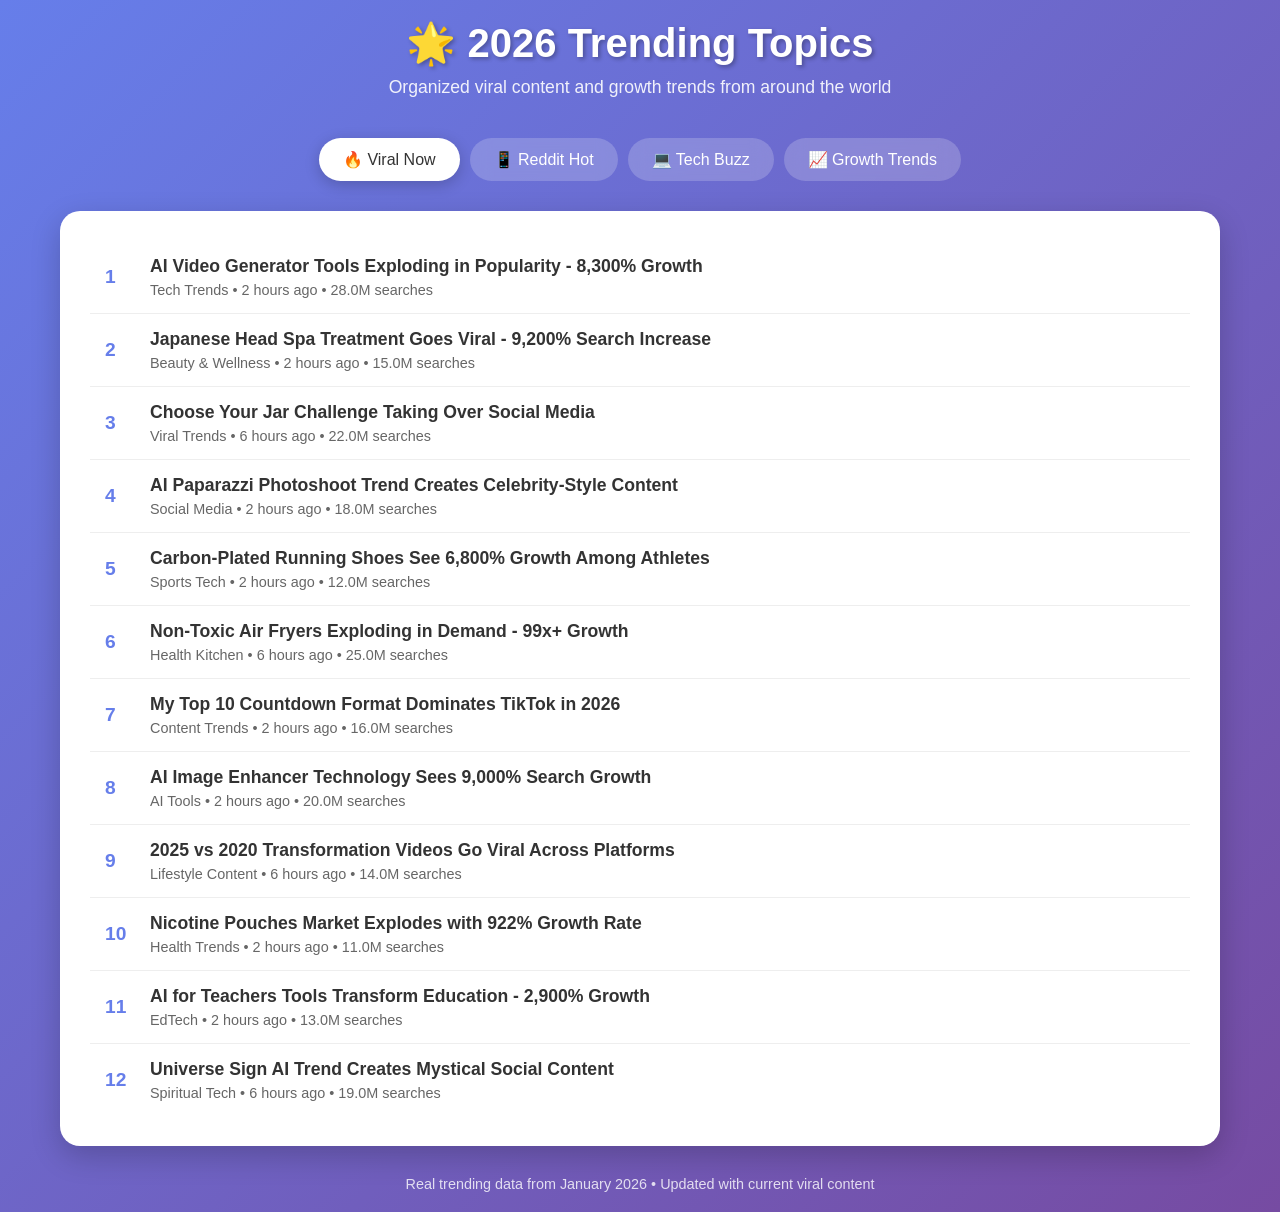
<file: index.html>
<!DOCTYPE html>
<html lang="en">
<head>
    <meta charset="UTF-8">
    <meta name="viewport" content="width=device-width, initial-scale=1.0">
    <title>2026 Trending Topics - Organized Viral Content</title>
    <link rel="stylesheet" href="styles.css">
</head>
<body>
    <div class="container">
        <header>
            <h1>🌟 2026 Trending Topics</h1>
            <p>Organized viral content and growth trends from around the world</p>
        </header>

        <div class="tabs">
            <button class="tab-btn active" data-tab="news">🔥 Viral Now</button>
            <button class="tab-btn" data-tab="reddit">📱 Reddit Hot</button>
            <button class="tab-btn" data-tab="hackernews">💻 Tech Buzz</button>
            <button class="tab-btn" data-tab="search">📈 Growth Trends</button>
        </div>

        <div class="content">
            <div id="news" class="tab-content active">
                <div class="loading">Loading viral trends...</div>
                <div class="trends-list"></div>
            </div>
            
            <div id="reddit" class="tab-content">
                <div class="loading">Loading Reddit hot topics...</div>
                <div class="trends-list"></div>
            </div>
            
            <div id="hackernews" class="tab-content">
                <div class="loading">Loading tech buzz...</div>
                <div class="trends-list"></div>
            </div>
            
            <div id="search" class="tab-content">
                <div class="loading">Loading growth trends...</div>
                <div class="trends-list"></div>
            </div>
        </div>

        <footer>
            <p>Real trending data from January 2026 • Updated with current viral content</p>
        </footer>
    </div>

    <script src="script.js"></script>
</body>
</html>
</file>
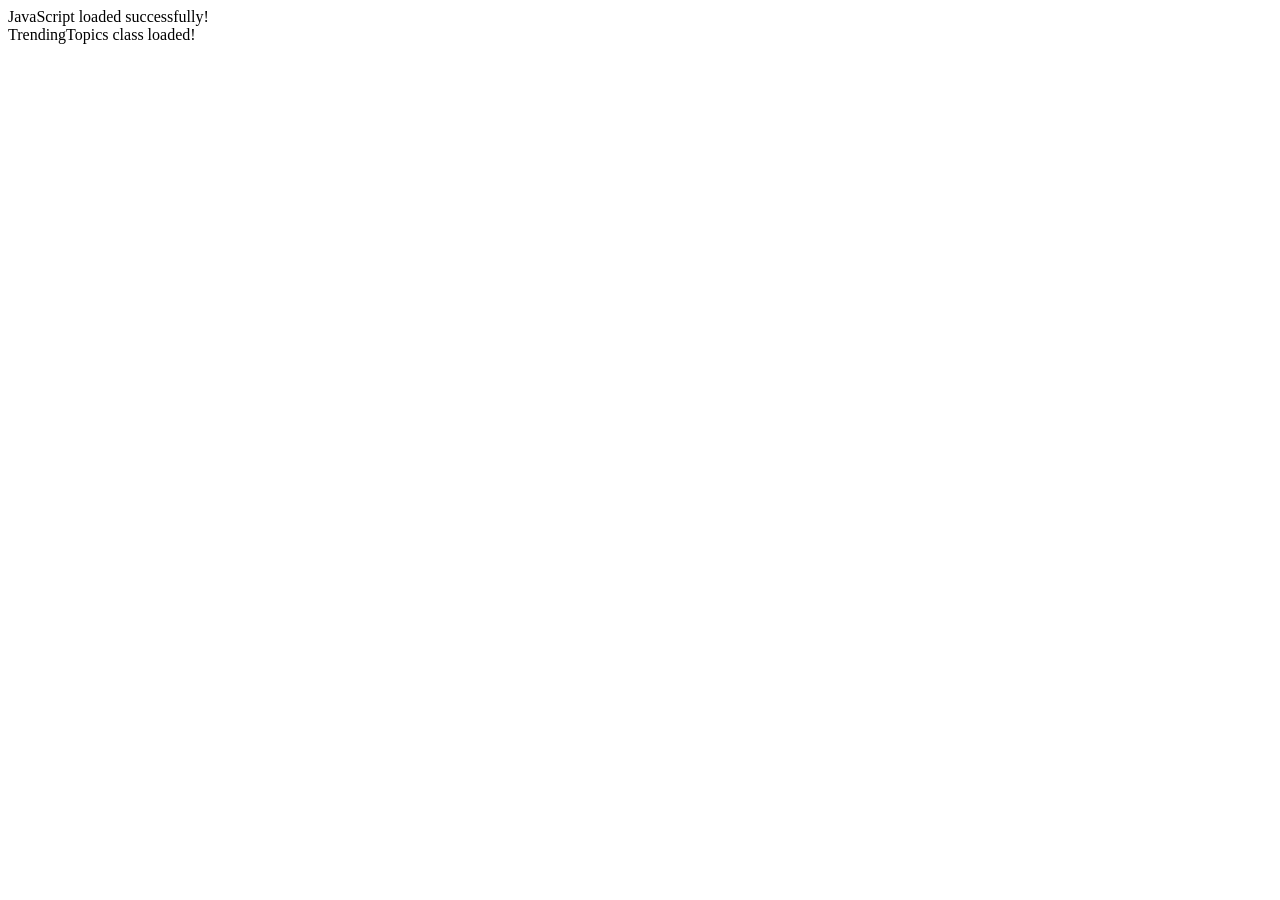
<file: test.html>
<!DOCTYPE html>
<html>
<head>
    <title>Test</title>
</head>
<body>
    <div id="test">Testing JavaScript...</div>
    <script>
        console.log('JavaScript is loading...');
        
        // Test if the script loads without errors
        try {
            document.getElementById('test').innerHTML = 'JavaScript loaded successfully!';
            console.log('Basic JavaScript works');
        } catch (error) {
            console.error('JavaScript error:', error);
            document.getElementById('test').innerHTML = 'JavaScript error: ' + error.message;
        }
    </script>
    
    <script src="script.js"></script>
    
    <script>
        // Test if our class loads
        setTimeout(() => {
            try {
                console.log('Testing TrendingTopics class...');
                if (typeof TrendingTopics !== 'undefined') {
                    console.log('TrendingTopics class is available');
                    document.getElementById('test').innerHTML += '<br>TrendingTopics class loaded!';
                } else {
                    console.error('TrendingTopics class not found');
                    document.getElementById('test').innerHTML += '<br>TrendingTopics class NOT found!';
                }
            } catch (error) {
                console.error('Error testing class:', error);
                document.getElementById('test').innerHTML += '<br>Error: ' + error.message;
            }
        }, 1000);
    </script>
</body>
</html>
</file>
<file: styles.css>
* {
    margin: 0;
    padding: 0;
    box-sizing: border-box;
}

body {
    font-family: -apple-system, BlinkMacSystemFont, 'Segoe UI', Roboto, sans-serif;
    background: linear-gradient(135deg, #667eea 0%, #764ba2 100%);
    min-height: 100vh;
    color: #333;
}

.container {
    max-width: 1200px;
    margin: 0 auto;
    padding: 20px;
}

header {
    text-align: center;
    margin-bottom: 40px;
    color: white;
}

header h1 {
    font-size: 2.5rem;
    margin-bottom: 10px;
    text-shadow: 2px 2px 4px rgba(0,0,0,0.3);
}

header p {
    font-size: 1.1rem;
    opacity: 0.9;
}

.tabs {
    display: flex;
    justify-content: center;
    gap: 10px;
    margin-bottom: 30px;
}

.tab-btn {
    background: rgba(255,255,255,0.2);
    border: none;
    padding: 12px 24px;
    border-radius: 25px;
    color: white;
    font-size: 1rem;
    cursor: pointer;
    transition: all 0.3s ease;
    backdrop-filter: blur(10px);
}

.tab-btn:hover {
    background: rgba(255,255,255,0.3);
    transform: translateY(-2px);
}

.tab-btn.active {
    background: white;
    color: #333;
    box-shadow: 0 4px 15px rgba(0,0,0,0.2);
}

.content {
    background: white;
    border-radius: 20px;
    padding: 30px;
    box-shadow: 0 10px 30px rgba(0,0,0,0.2);
    min-height: 500px;
}

.tab-content {
    display: none;
}

.tab-content.active {
    display: block;
}

.loading {
    text-align: center;
    padding: 50px;
    font-size: 1.1rem;
    color: #666;
}

.trend-item {
    display: flex;
    align-items: center;
    padding: 15px;
    border-bottom: 1px solid #eee;
    transition: background 0.2s ease;
}

.trend-item:hover {
    background: #f8f9fa;
}

.trend-item:last-child {
    border-bottom: none;
}

.trend-rank {
    font-size: 1.2rem;
    font-weight: bold;
    color: #667eea;
    margin-right: 15px;
    min-width: 30px;
}

.trend-content {
    flex: 1;
}

.trend-title {
    font-size: 1.1rem;
    font-weight: 600;
    margin-bottom: 5px;
    color: #333;
}

.trend-meta {
    font-size: 0.9rem;
    color: #666;
}

.trend-link {
    text-decoration: none;
    color: inherit;
}

.trend-link:hover .trend-title {
    color: #667eea;
}

footer {
    text-align: center;
    margin-top: 30px;
    color: rgba(255,255,255,0.8);
    font-size: 0.9rem;
}

@media (max-width: 768px) {
    .container {
        padding: 15px;
    }
    
    header h1 {
        font-size: 2rem;
    }
    
    .tabs {
        flex-direction: column;
        align-items: center;
    }
    
    .tab-btn {
        width: 200px;
    }
    
    .content {
        padding: 20px;
    }
}
</file>
